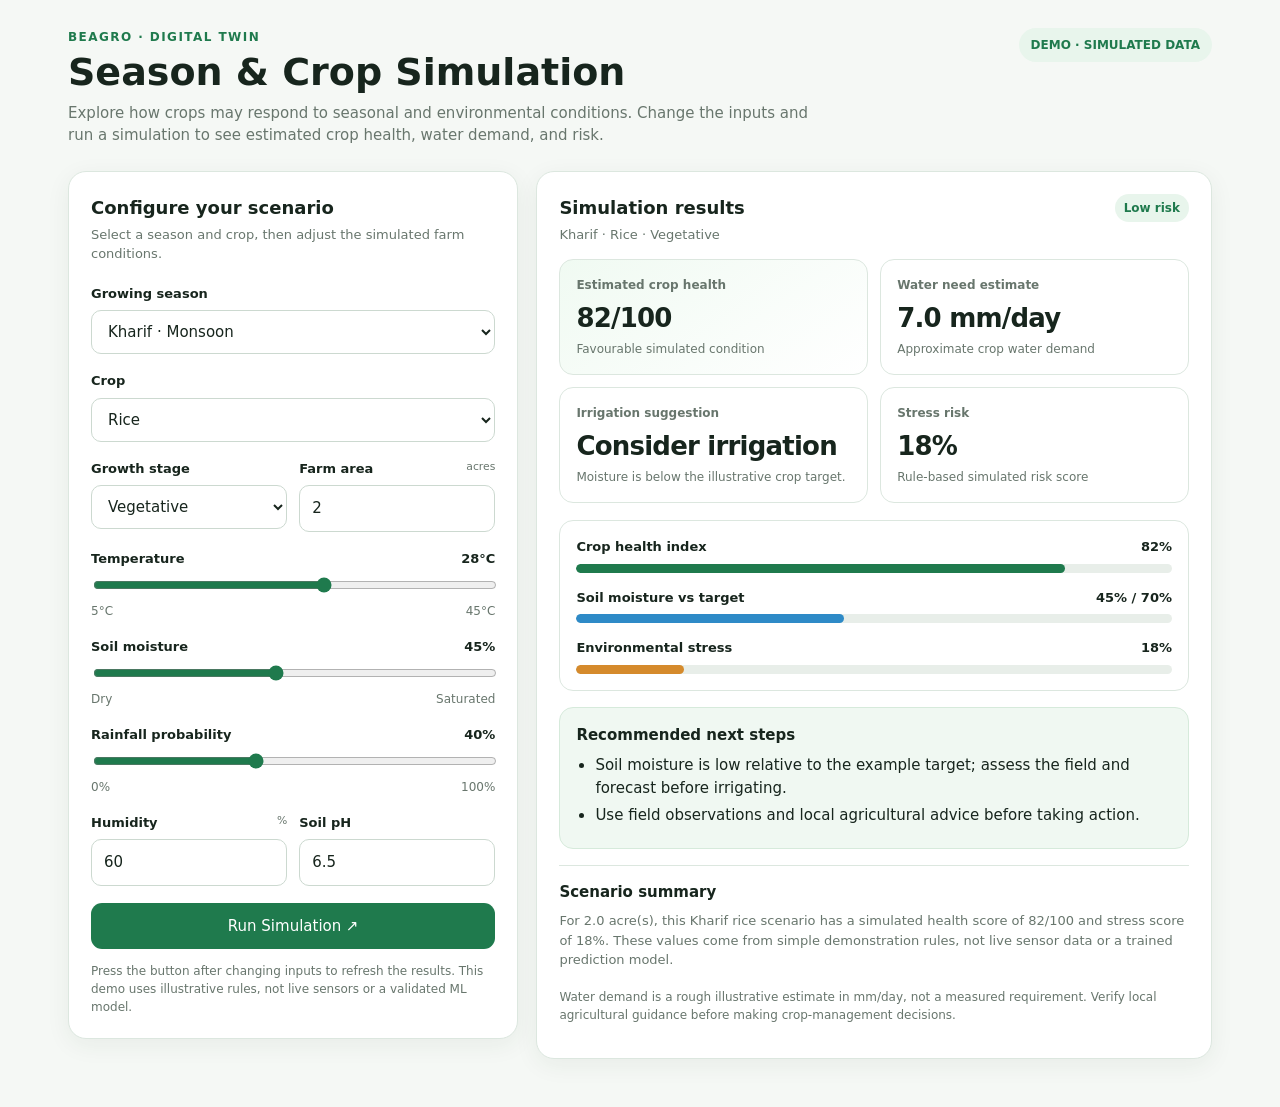
<file: static/css/season_crop_simulation_working.html>
<!DOCTYPE html>
<html lang="en">
<head>
<meta charset="UTF-8">
<meta name="viewport" content="width=device-width, initial-scale=1.0">
<title>BeAgro — Season & Crop Simulation</title>
<style>
:root{--green:#1f7a4d;--ink:#17251d;--muted:#68766d;--line:#dce7df;--bg:#f5f8f5;--white:#fff}
*{box-sizing:border-box}body{margin:0;background:var(--bg);color:var(--ink);font:15px/1.5 system-ui,-apple-system,"Segoe UI",sans-serif}
.wrap{max-width:1180px;margin:auto;padding:28px 18px 48px}.top{display:flex;justify-content:space-between;align-items:flex-start;gap:18px;margin-bottom:24px}.eyebrow{color:var(--green);font-weight:800;text-transform:uppercase;letter-spacing:.12em;font-size:12px}.top h1{font-size:clamp(27px,4vw,38px);line-height:1.12;margin:5px 0 8px}.sub{color:var(--muted);max-width:740px;margin:0}.pill{background:#e8f5ec;color:var(--green);padding:8px 12px;border-radius:999px;font-weight:750;font-size:12px}
.layout{display:grid;grid-template-columns:minmax(280px,.9fr) minmax(0,1.35fr);gap:18px;align-items:start}.panel{background:var(--white);border:1px solid var(--line);border-radius:18px;padding:22px;box-shadow:0 6px 24px #193b2410}.panel h2{font-size:18px;margin:0 0 4px}.hint{font-size:13px;color:var(--muted);margin:0 0 20px}.field{margin:0 0 17px}.field label{display:flex;justify-content:space-between;gap:10px;font-weight:700;font-size:13px;margin-bottom:7px}.field small{color:var(--muted);font-weight:500}select,input[type=number]{width:100%;padding:11px 12px;border:1px solid #ccd9d0;border-radius:10px;background:white;color:var(--ink);font:inherit;outline:none}select:focus,input:focus{border-color:var(--green);box-shadow:0 0 0 3px #1f7a4d18}input[type=range]{width:100%;accent-color:var(--green)}.range-meta{display:flex;justify-content:space-between;color:var(--muted);font-size:12px;margin-top:2px}.two{display:grid;grid-template-columns:1fr 1fr;gap:12px}.btn{border:0;border-radius:11px;background:var(--green);color:white;font-weight:800;font:inherit;padding:12px 16px;width:100%;cursor:pointer;transition:background .2s,transform .2s}.btn:hover{background:#17643e}.btn:active{transform:scale(.99)}.note{font-size:12px;color:var(--muted);margin:13px 0 0}
.metrics{display:grid;grid-template-columns:repeat(2,minmax(0,1fr));gap:12px}.metric{border:1px solid var(--line);border-radius:14px;padding:16px;background:white}.metric .label{font-size:12px;color:var(--muted);font-weight:700}.metric .value{font-size:26px;font-weight:850;letter-spacing:-.03em;margin:5px 0 2px}.metric .desc{font-size:12px;color:var(--muted)}.metric.green{background:linear-gradient(145deg,#f0faf2,#fff)}.status{display:inline-flex;align-items:center;gap:6px;border-radius:999px;padding:5px 9px;background:#fff2dc;color:#a85b08;font-size:12px;font-weight:800}.status.good{background:#e8f5ec;color:var(--green)}.status.bad{background:#ffeded;color:#b83c3c}
.result-head{display:flex;align-items:flex-start;justify-content:space-between;gap:12px;margin-bottom:15px}.result-head p{margin:4px 0 0;color:var(--muted);font-size:13px}.barbox{margin-top:17px;padding:16px;border:1px solid var(--line);border-radius:14px}.bar-title{display:flex;justify-content:space-between;gap:10px;font-size:13px;font-weight:750;margin-bottom:7px}.track{height:9px;background:#e8eee9;border-radius:99px;overflow:hidden}.fill{height:100%;width:50%;background:var(--green);border-radius:99px;transition:width .25s}.fill.water{background:#2e8ac7}.fill.risk{background:#d58a2c}.recommend{margin-top:16px;background:#f0f8f2;border:1px solid #d6eadb;border-radius:14px;padding:16px}.recommend h3{margin:0 0 8px;font-size:15px}.recommend ul{padding-left:19px;margin:0}.recommend li{margin:5px 0}.scenario{margin-top:16px;border-top:1px solid var(--line);padding-top:15px}.scenario h3{font-size:15px;margin:0 0 8px}.foot{font-size:12px;color:var(--muted);margin-top:18px}.flash{animation:flash .35s ease}@keyframes flash{50%{box-shadow:0 0 0 4px #1f7a4d35}} 
@media(max-width:780px){.layout{grid-template-columns:1fr}.top{flex-direction:column}.panel{padding:18px}.pill{align-self:flex-start}}@media(max-width:400px){.two,.metrics{grid-template-columns:1fr}.wrap{padding:20px 12px}}
</style>
</head>
<body>
<main class="wrap">
<header class="top"><div><div class="eyebrow">BeAgro · Digital Twin</div><h1>Season & Crop Simulation</h1><p class="sub">Explore how crops may respond to seasonal and environmental conditions. Change the inputs and run a simulation to see estimated crop health, water demand, and risk.</p></div><span class="pill">DEMO · SIMULATED DATA</span></header>
<div class="layout">
<section class="panel" aria-labelledby="inputs-title">
<h2 id="inputs-title">Configure your scenario</h2><p class="hint">Select a season and crop, then adjust the simulated farm conditions.</p>
<div class="field"><label for="season">Growing season</label><select id="season"><option value="Kharif">Kharif · Monsoon</option><option value="Rabi">Rabi · Winter</option><option value="Zaid">Zaid · Summer</option></select></div>
<div class="field"><label for="crop">Crop</label><select id="crop"><option value="rice">Rice</option><option value="maize">Maize</option><option value="cotton">Cotton</option><option value="wheat">Wheat</option><option value="mustard">Mustard</option><option value="chickpea">Chickpea</option><option value="mung">Mung bean</option><option value="watermelon">Watermelon</option><option value="sugarcane">Sugarcane</option></select></div>
<div class="two"><div class="field"><label for="stage">Growth stage</label><select id="stage"><option value="0.75">Seedling</option><option value="1" selected>Vegetative</option><option value="1.15">Flowering</option><option value="0.8">Maturity</option></select></div><div class="field"><label for="area">Farm area <small>acres</small></label><input id="area" type="number" min="0.1" max="10000" step="0.1" value="2"></div></div>
<div class="field"><label for="temp">Temperature <span id="tempVal">28°C</span></label><input id="temp" type="range" min="5" max="45" value="28"><div class="range-meta"><span>5°C</span><span>45°C</span></div></div>
<div class="field"><label for="moisture">Soil moisture <span id="moistureVal">45%</span></label><input id="moisture" type="range" min="0" max="100" value="45"><div class="range-meta"><span>Dry</span><span>Saturated</span></div></div>
<div class="field"><label for="rain">Rainfall probability <span id="rainVal">40%</span></label><input id="rain" type="range" min="0" max="100" value="40"><div class="range-meta"><span>0%</span><span>100%</span></div></div>
<div class="two"><div class="field"><label for="humidity">Humidity <small>%</small></label><input id="humidity" type="number" min="0" max="100" value="60"></div><div class="field"><label for="ph">Soil pH</label><input id="ph" type="number" min="3" max="10" step="0.1" value="6.5"></div></div>
<button type="button" class="btn" id="simulate">Run Simulation ↗</button><p class="note">Press the button after changing inputs to refresh the results. This demo uses illustrative rules, not live sensors or a validated ML model.</p>
</section>
<section class="panel" id="resultsPanel" aria-labelledby="results-title" aria-live="polite">
<div class="result-head"><div><h2 id="results-title">Simulation results</h2><p id="scenarioLabel">Kharif · Rice · Vegetative stage</p></div><span id="status" class="status">Moderate risk</span></div>
<div class="metrics">
<div class="metric green"><div class="label">Estimated crop health</div><div class="value" id="health">—</div><div class="desc" id="healthDesc">Run a simulation to calculate</div></div>
<div class="metric"><div class="label">Water need estimate</div><div class="value" id="water">—</div><div class="desc">Approximate crop water demand</div></div>
<div class="metric"><div class="label">Irrigation suggestion</div><div class="value" id="irrigation">—</div><div class="desc" id="irrigationDesc">Based on moisture and rainfall chance</div></div>
<div class="metric"><div class="label">Stress risk</div><div class="value" id="risk">—</div><div class="desc">Rule-based simulated risk score</div></div>
</div>
<div class="barbox"><div class="bar-title"><span>Crop health index</span><span id="healthPct">—</span></div><div class="track"><div class="fill" id="healthBar"></div></div><div class="bar-title" style="margin-top:15px"><span>Soil moisture vs target</span><span id="moistureTarget">—</span></div><div class="track"><div class="fill water" id="moistureBar"></div></div><div class="bar-title" style="margin-top:15px"><span>Environmental stress</span><span id="stressPct">—</span></div><div class="track"><div class="fill risk" id="riskBar"></div></div></div>
<div class="recommend"><h3>Recommended next steps</h3><ul id="recommendations"><li>Adjust the conditions and click Run Simulation.</li></ul></div>
<div class="scenario"><h3>Scenario summary</h3><p id="summary" class="hint" style="margin:0">Your simulation results will appear here.</p></div>
<p class="foot">Water demand is a rough illustrative estimate in mm/day, not a measured requirement. Verify local agricultural guidance before making crop-management decisions.</p>
</section>
</div>
</main>
<script>
"use strict";
const crops={
 rice:{name:"Rice",seasons:["Kharif"],temp:28,moisture:70,humidity:75,ph:6.2,water:7},
 maize:{name:"Maize",seasons:["Kharif","Rabi"],temp:25,moisture:55,humidity:60,ph:6.3,water:5},
 cotton:{name:"Cotton",seasons:["Kharif"],temp:30,moisture:45,humidity:50,ph:6.8,water:5.5},
 wheat:{name:"Wheat",seasons:["Rabi"],temp:20,moisture:50,humidity:50,ph:6.7,water:4.5},
 mustard:{name:"Mustard",seasons:["Rabi"],temp:18,moisture:40,humidity:45,ph:6.5,water:3.5},
 chickpea:{name:"Chickpea",seasons:["Rabi"],temp:22,moisture:35,humidity:45,ph:7,water:3},
 mung:{name:"Mung bean",seasons:["Kharif","Zaid"],temp:28,moisture:45,humidity:55,ph:6.5,water:4},
 watermelon:{name:"Watermelon",seasons:["Zaid"],temp:30,moisture:50,humidity:50,ph:6.2,water:5},
 sugarcane:{name:"Sugarcane",seasons:["Kharif","Zaid"],temp:29,moisture:65,humidity:65,ph:6.5,water:7.5}
};
const $=id=>document.getElementById(id);
function clamp(n,min,max){return Math.max(min,Math.min(max,n))}
function updateLabels(){$("tempVal").textContent=$("temp").value+"°C";$("moistureVal").textContent=$("moisture").value+"%";$("rainVal").textContent=$("rain").value+"%"}
function updateCropOptions(){
 const season=$("season").value,old=$("crop").value;
 const options=Object.entries(crops).filter(([,c])=>c.seasons.includes(season));
 $("crop").innerHTML=options.map(([key,c])=>`<option value="${key}">${c.name}</option>`).join("");
 if(options.some(([key])=>key===old))$("crop").value=old;
}
function simulate(){
 try{
  const crop=crops[$("crop").value];if(!crop)throw new Error("Please select a crop.");
  const season=$("season").value,temp=+$("temp").value,moisture=+$("moisture").value,rain=+$("rain").value,humidity=clamp(+$("humidity").value||0,0,100),ph=clamp(+$("ph").value||6.5,3,10),stage=+$("stage").value,area=Math.max(.1,+$("area").value||.1);
  const tempPenalty=Math.min(32,Math.abs(temp-crop.temp)*1.7),moisturePenalty=Math.min(32,Math.abs(moisture-crop.moisture)*.55),phPenalty=Math.min(18,Math.abs(ph-crop.ph)*7),humidityPenalty=Math.min(10,Math.abs(humidity-crop.humidity)*.12),seasonPenalty=crop.seasons.includes(season)?0:12,waterlogging=(moisture>88&&crop.name!=="Rice")?8:0,drought=moisture<22?10:0;
  const health=Math.round(clamp(100-tempPenalty-moisturePenalty-phPenalty-humidityPenalty-seasonPenalty-waterlogging-drought,0,100)),risk=100-health,water=Math.max(1,crop.water*stage*(1+Math.max(0,temp-25)*.018)*(moisture<35?1.12:.95));
  const needIrrigation=moisture<crop.moisture-12&&rain<65,irrigation=needIrrigation?"Consider irrigation":rain>=65?"Wait for rainfall update":"Monitor",status=$("status");
  $("scenarioLabel").textContent=`${season} · ${crop.name} · ${$("stage").selectedOptions[0].text}`;
  $("health").textContent=health+"/100";$("healthDesc").textContent=health>=80?"Favourable simulated condition":health>=60?"Fair; monitor stress factors":"Stress indicators detected";
  $("water").textContent=water.toFixed(1)+" mm/day";$("irrigation").textContent=irrigation;$("irrigationDesc").textContent=needIrrigation?"Moisture is below the illustrative crop target.":"Recheck soil moisture and forecast before watering.";
  $("risk").textContent=risk+"%";status.textContent=risk<20?"Low risk":risk<40?"Moderate risk":"High risk";status.className="status "+(risk<20?"good":risk>=40?"bad":"");
  $("healthPct").textContent=health+"%";$("healthBar").style.width=health+"%";$("moistureTarget").textContent=moisture+"% / "+crop.moisture+"%";$("moistureBar").style.width=moisture+"%";$("stressPct").textContent=risk+"%";$("riskBar").style.width=risk+"%";
  const rec=[];
  if(tempPenalty>12)rec.push(`Temperature differs from the illustrative ${crop.name} target (${crop.temp}°C); check local crop advisories.`);
  if(moisture<crop.moisture-12&&rain<65)rec.push("Soil moisture is low relative to the example target; assess the field and forecast before irrigating.");
  if(moisture>crop.moisture+20)rec.push("Soil moisture is above the example target; check drainage and avoid unnecessary watering.");
  if(rain>=65)rec.push("Rainfall probability is high in this scenario; reassess irrigation when the forecast updates.");
  if(phPenalty>7)rec.push(`Soil pH differs from the illustrative target (${crop.ph}); consider a soil test before amendments.`);
  if(!crop.seasons.includes(season))rec.push(`${crop.name} is not listed for ${season} in this demo; verify local planting calendars.`);
  if(!rec.length)rec.push("Conditions are close to the illustrative crop targets. Continue monitoring field and sensor readings.");
  rec.push("Use field observations and local agricultural advice before taking action.");
  $("recommendations").innerHTML=rec.map(item=>`<li>${item}</li>`).join("");
  $("summary").textContent=`For ${area.toFixed(1)} acre(s), this ${season} ${crop.name.toLowerCase()} scenario has a simulated health score of ${health}/100 and stress score of ${risk}%. These values come from simple demonstration rules, not live sensor data or a trained prediction model.`;
  $("resultsPanel").classList.remove("flash");void $("resultsPanel").offsetWidth;$("resultsPanel").classList.add("flash");
 }catch(err){console.error("Simulation error:",err);alert("Simulation could not run: "+err.message);}
}
$("simulate").addEventListener("click",simulate);
["temp","moisture","rain"].forEach(id=>$(id).addEventListener("input",updateLabels));
$("season").addEventListener("change",()=>{updateCropOptions();});
updateLabels();updateCropOptions();simulate();
</script>
</body>
</html>
</file>
